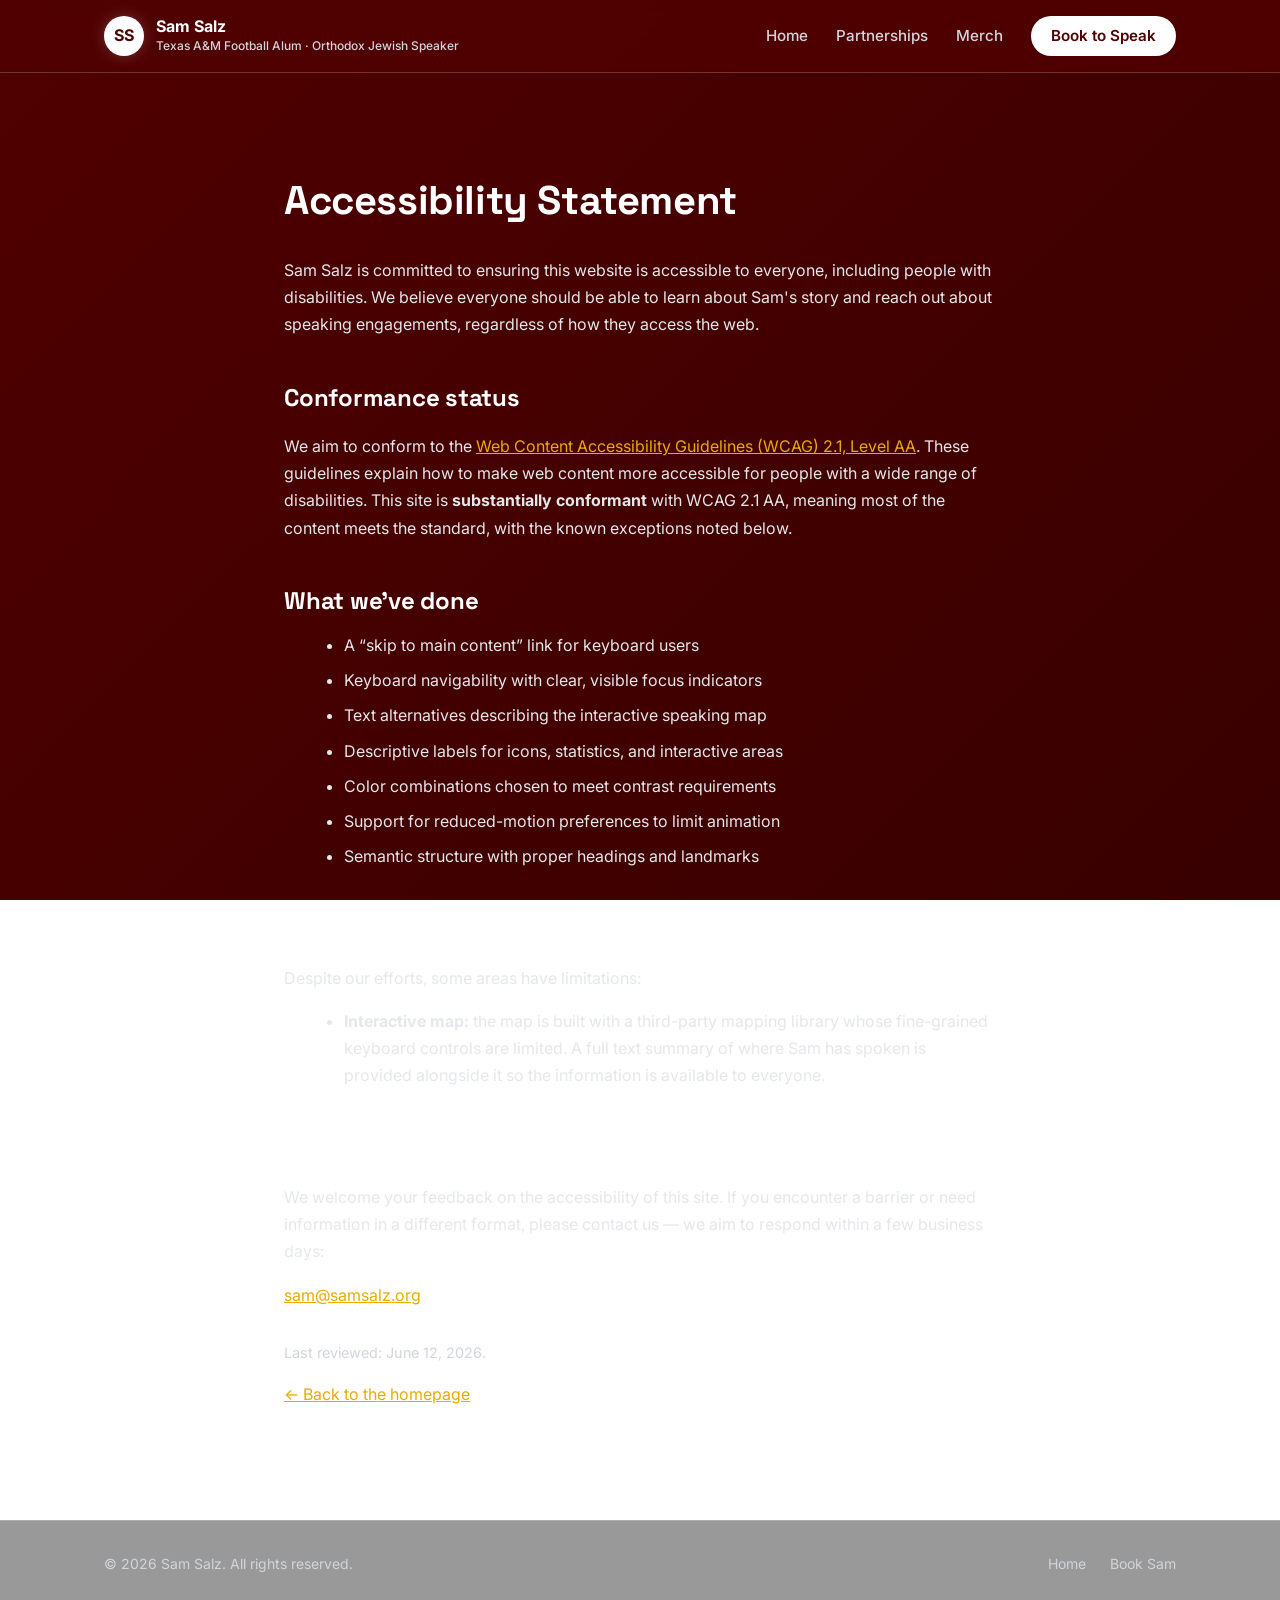
<file: accessibility.html>
<!DOCTYPE html>
<html lang="en">
  <head>
    <meta charset="UTF-8" />
    <meta name="viewport" content="width=device-width, initial-scale=1" />
    <title>Accessibility Statement | Sam Salz</title>
    <meta
      name="description"
      content="Accessibility statement for samsalz.org — our commitment to making the site usable for everyone, conformance status, known limitations, and how to report issues."
    />
    <link rel="preconnect" href="https://fonts.googleapis.com" />
    <link rel="preconnect" href="https://fonts.gstatic.com" crossorigin />
    <link
      href="https://fonts.googleapis.com/css2?family=Space+Grotesk:wght@400;500;600;700&family=Inter:wght@300;400;500;600;700&display=swap"
      rel="stylesheet"
    />
    <link rel="stylesheet" href="styles.css" />
  </head>
  <body>
    <a class="skip-link" href="#main-content">Skip to main content</a>
    <header class="site-header">
      <div class="container header-inner">
        <a class="brand" href="index.html" aria-label="Sam Salz — back to home">
          <div class="brand-logo" aria-hidden="true">SS</div>
          <div class="brand-text">
            <span class="brand-name">Sam Salz</span>
            <span class="brand-tagline">Texas A&amp;M Football Alum · Orthodox Jewish Speaker</span>
          </div>
        </a>
        <nav class="nav" aria-label="Primary">
          <a href="index.html">Home</a>
          <a href="partnerships.html">Partnerships</a>
          <a href="https://samsalz39.com/" target="_blank" rel="noopener noreferrer">Merch</a>
          <a href="mailto:bookings@samsalz.org?subject=Speaking%20Inquiry&body=Organization%3A%0D%0AEvent%20date%3A%0D%0ALocation%3A%0D%0AAudience%20%2F%20group%20size%3A%0D%0ADetails%3A%0D%0A" class="nav-cta">Book to Speak</a>
        </nav>
      </div>
    </header>

    <main id="main-content" tabindex="-1">
      <section class="section">
        <div class="container legal-content">
          <h1>Accessibility Statement</h1>
          <p>
            Sam Salz is committed to ensuring this website is accessible to everyone, including
            people with disabilities. We believe everyone should be able to learn about Sam's
            story and reach out about speaking engagements, regardless of how they access the web.
          </p>

          <h2>Conformance status</h2>
          <p>
            We aim to conform to the
            <a href="https://www.w3.org/WAI/WCAG21/quickref/" target="_blank" rel="noopener noreferrer">
              Web Content Accessibility Guidelines (WCAG) 2.1, Level AA</a>.
            These guidelines explain how to make web content more accessible for people with a wide
            range of disabilities. This site is <strong>substantially conformant</strong> with WCAG
            2.1 AA, meaning most of the content meets the standard, with the known exceptions noted
            below.
          </p>

          <h2>What we've done</h2>
          <ul>
            <li>A “skip to main content” link for keyboard users</li>
            <li>Keyboard navigability with clear, visible focus indicators</li>
            <li>Text alternatives describing the interactive speaking map</li>
            <li>Descriptive labels for icons, statistics, and interactive areas</li>
            <li>Color combinations chosen to meet contrast requirements</li>
            <li>Support for reduced-motion preferences to limit animation</li>
            <li>Semantic structure with proper headings and landmarks</li>
          </ul>

          <h2>Known limitations</h2>
          <p>Despite our efforts, some areas have limitations:</p>
          <ul>
            <li>
              <strong>Interactive map:</strong> the map is built with a third-party mapping library
              whose fine-grained keyboard controls are limited. A full text summary of where Sam has
              spoken is provided alongside it so the information is available to everyone.
            </li>
          </ul>

          <h2>Feedback &amp; contact</h2>
          <p>
            We welcome your feedback on the accessibility of this site. If you encounter a barrier or
            need information in a different format, please contact us — we aim to respond within a few
            business days:
          </p>
          <p>
            <a href="mailto:sam@samsalz.org?subject=Website%20Accessibility">sam@samsalz.org</a>
          </p>

          <p class="legal-meta">Last reviewed: June 12, 2026.</p>

          <p><a href="index.html">&larr; Back to the homepage</a></p>
        </div>
      </section>
    </main>

    <footer class="site-footer">
      <div class="container footer-inner">
        <div class="footer-left">
          <span>&copy; <span id="current-year">2026</span> Sam Salz. All rights reserved.</span>
        </div>
        <div class="footer-right">
          <a href="index.html">Home</a>
          <a href="index.html#booking">Book Sam</a>
        </div>
      </div>
    </footer>

    <script src="script.js"></script>
  </body>
</html>
</file>
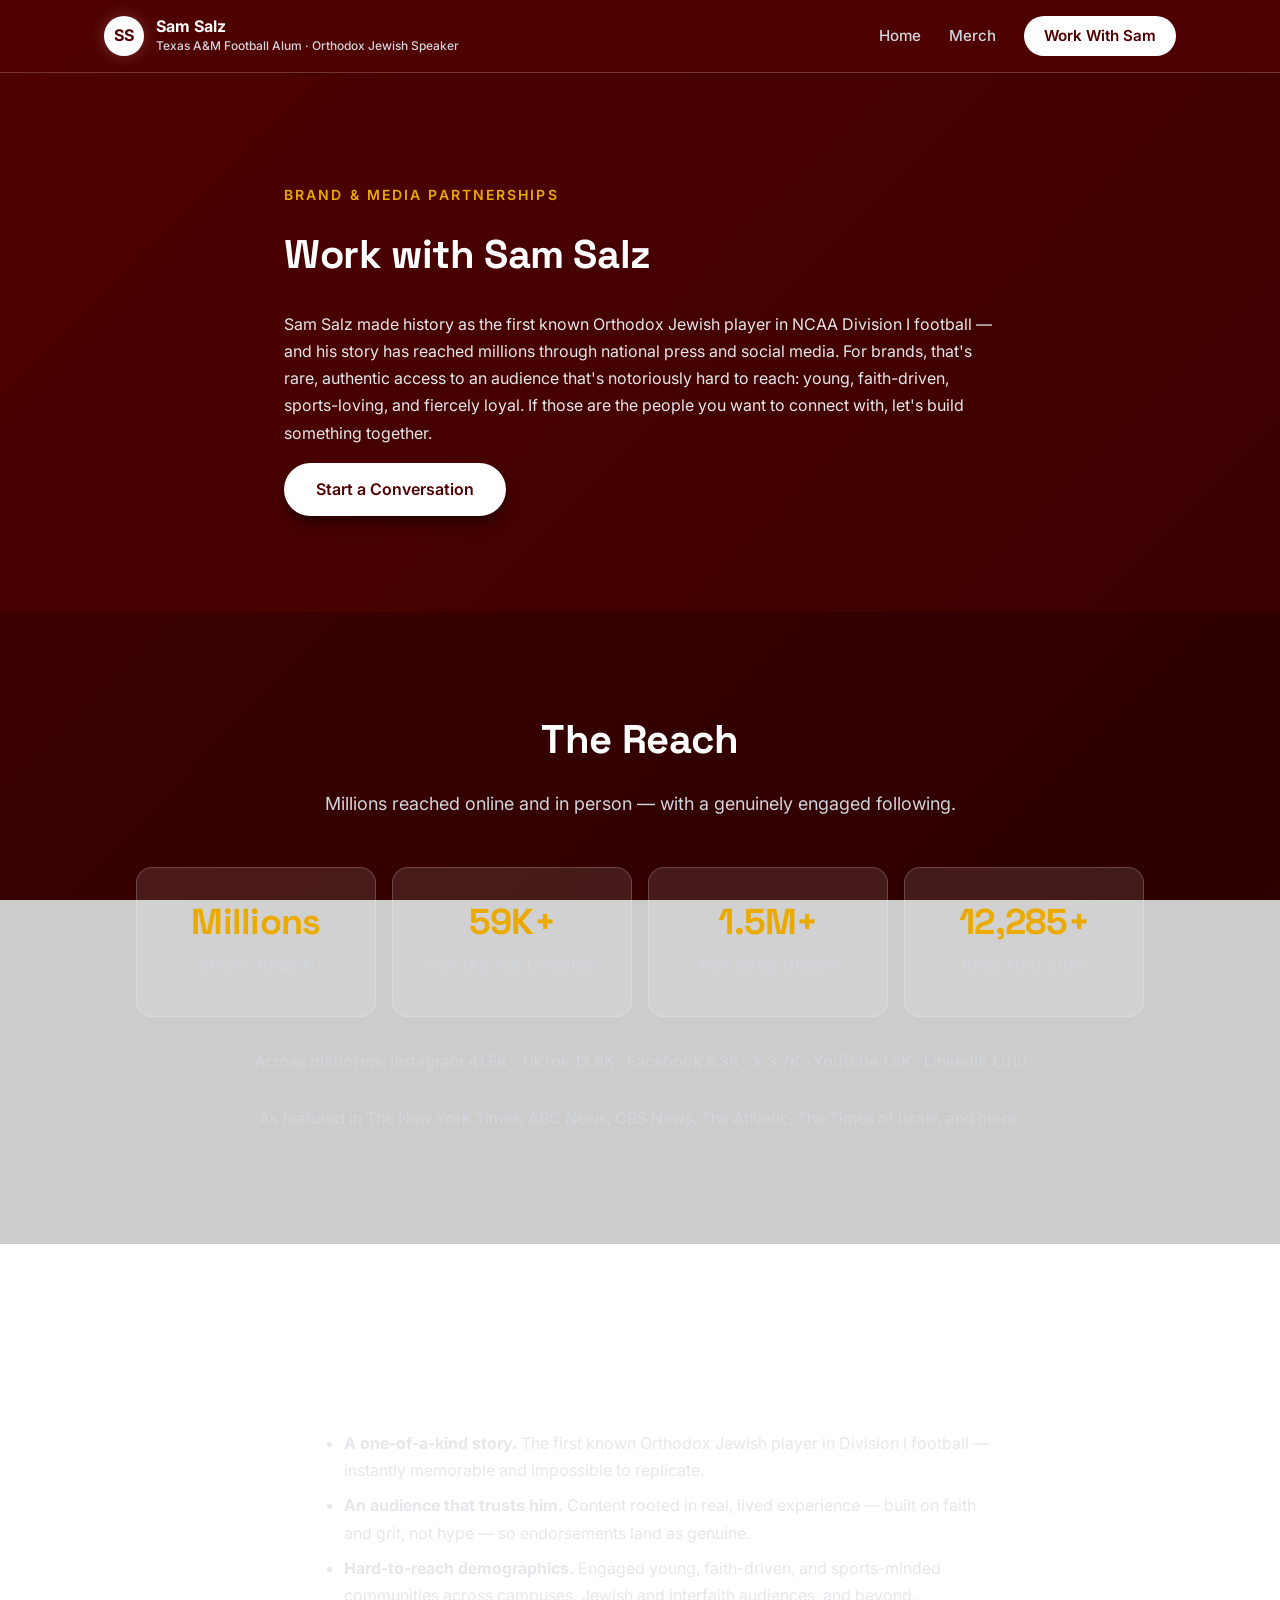
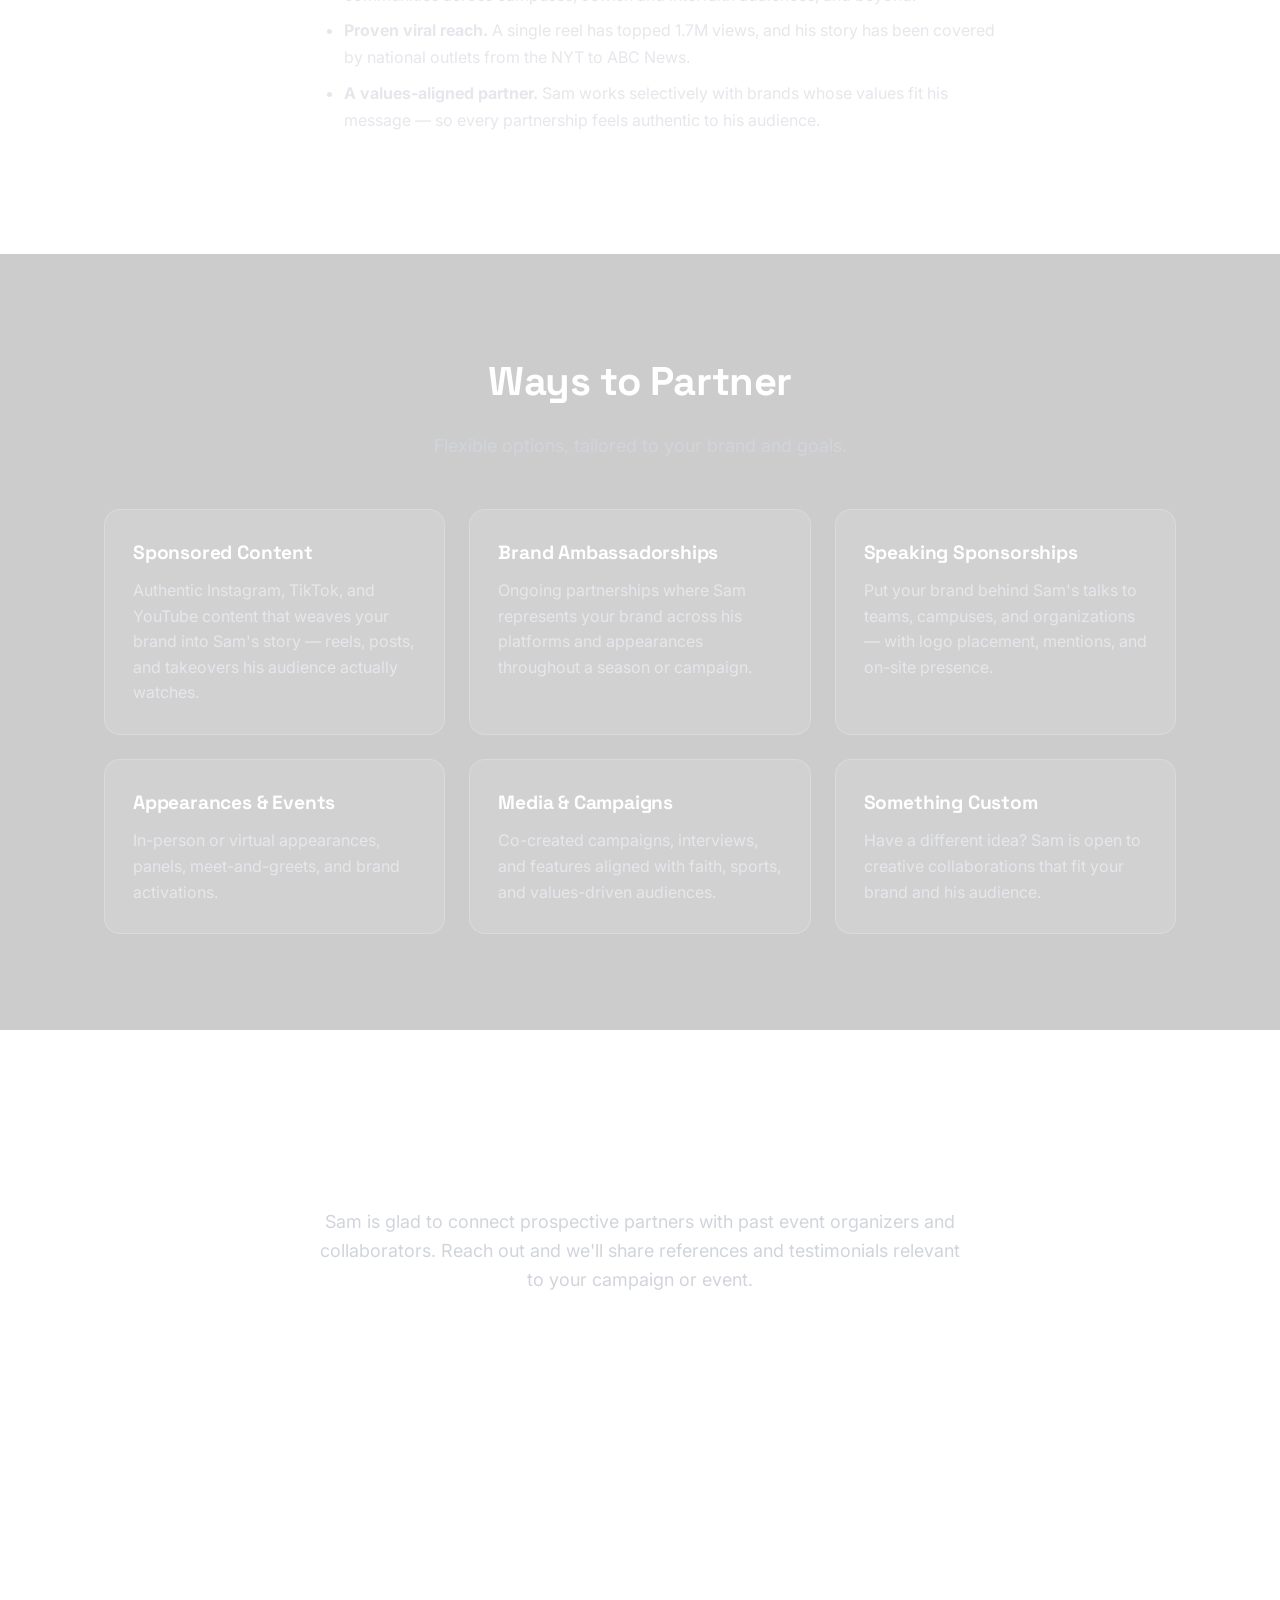
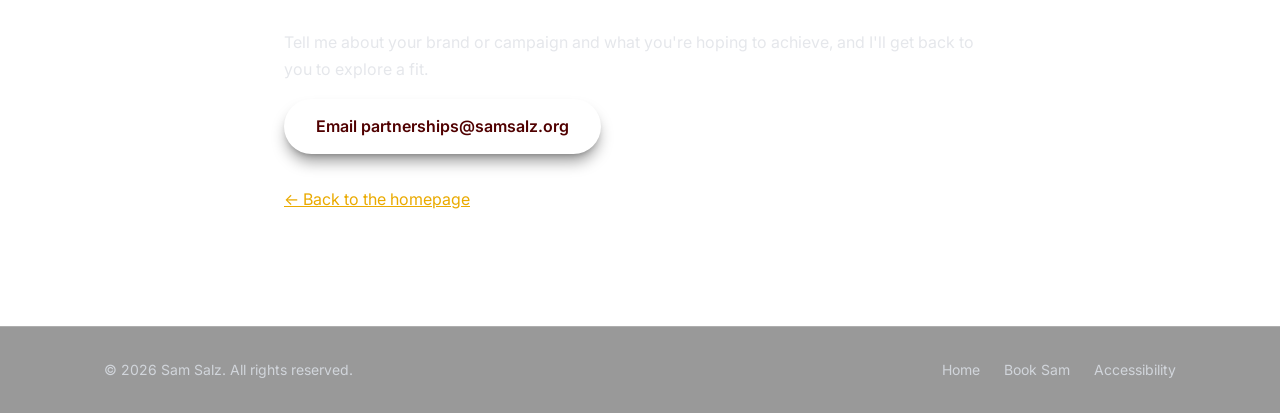
<file: partnerships.html>
<!DOCTYPE html>
<html lang="en">
  <head>
    <meta charset="UTF-8" />
    <meta name="viewport" content="width=device-width, initial-scale=1" />
    <title>Partnerships | Sam Salz</title>
    <meta
      name="description"
      content="Partner with Sam Salz — the first known Orthodox Jewish player in NCAA Division I football. Brand sponsorships, ambassadorships, and sponsored content reaching an engaged, values-driven audience of millions."
    />
    <link rel="preconnect" href="https://fonts.googleapis.com" />
    <link rel="preconnect" href="https://fonts.gstatic.com" crossorigin />
    <link
      href="https://fonts.googleapis.com/css2?family=Space+Grotesk:wght@400;500;600;700&family=Inter:wght@300;400;500;600;700&display=swap"
      rel="stylesheet"
    />
    <link rel="stylesheet" href="styles.css" />
  </head>
  <body>
    <a class="skip-link" href="#main-content">Skip to main content</a>
    <header class="site-header">
      <div class="container header-inner">
        <a class="brand" href="index.html" aria-label="Sam Salz — back to home">
          <div class="brand-logo" aria-hidden="true">SS</div>
          <div class="brand-text">
            <span class="brand-name">Sam Salz</span>
            <span class="brand-tagline">Texas A&amp;M Football Alum · Orthodox Jewish Speaker</span>
          </div>
        </a>
        <nav class="nav" aria-label="Primary">
          <a href="index.html">Home</a>
          <a href="https://samsalz39.com/" target="_blank" rel="noopener noreferrer">Merch</a>
          <a href="#partner-contact" class="nav-cta">Work With Sam</a>
        </nav>
      </div>
    </header>

    <main id="main-content" tabindex="-1">
      <!-- Hero -->
      <section class="section" data-reveal>
        <div class="container legal-content">
          <p class="hero-kicker">Brand &amp; Media Partnerships</p>
          <h1>Work with Sam Salz</h1>
          <p>
            Sam Salz made history as the first known Orthodox Jewish player in NCAA Division I
            football &mdash; and his story has reached millions through national press and social
            media. For brands, that's rare, authentic access to an audience that's notoriously hard
            to reach: young, faith-driven, sports-loving, and fiercely loyal. If those are the people
            you want to connect with, let's build something together.
          </p>
          <div class="hero-actions">
            <a href="#partner-contact" class="btn btn-primary">Start a Conversation</a>
          </div>
        </div>
      </section>

      <!-- By the Numbers -->
      <section class="section section-alt" data-reveal>
        <div class="container">
          <div class="section-header">
            <h2>The Reach</h2>
            <p>Millions reached online and in person &mdash; with a genuinely engaged following.</p>
          </div>
          <div class="stats-grid stats-grid--center">
            <div class="stat-block">
              <span class="stat-value">Millions</span>
              <span class="stat-caption">Story Reach</span>
            </div>
            <div class="stat-block">
              <span class="stat-value" data-target="67000" data-suffix="+" data-format="compact" aria-label="67,000 plus">0</span>
              <span class="stat-caption">Social Following</span>
            </div>
            <div class="stat-block">
              <span class="stat-value" data-target="1700000" data-suffix="+" data-format="compact" aria-label="1.7 million plus">0</span>
              <span class="stat-caption">Top Reel Views</span>
            </div>
            <div class="stat-block">
              <span class="stat-value" data-target="14000" data-suffix="+" aria-label="14,000 plus">0</span>
              <span class="stat-caption">Reached Live</span>
            </div>
          </div>
          <p class="platform-breakdown">
            Across platforms: Instagram 41.5K &middot; TikTok 13.6K &middot; Facebook 6.3K &middot;
            X 3.7K &middot; YouTube 1.5K &middot; LinkedIn 1,010
          </p>
          <p class="platform-breakdown">
            As featured in The New York Times, ABC News, CBS News, The Athletic, The Times of
            Israel, and more.
          </p>
        </div>
      </section>

      <!-- Why Partner -->
      <section class="section" data-reveal>
        <div class="container legal-content">
          <h2>Why brands work with Sam</h2>
          <ul>
            <li>
              <strong>A one-of-a-kind story.</strong> The first known Orthodox Jewish player in
              Division I football &mdash; instantly memorable and impossible to replicate.
            </li>
            <li>
              <strong>An audience that trusts him.</strong> Content rooted in real, lived experience
              &mdash; built on faith and grit, not hype &mdash; so endorsements land as genuine.
            </li>
            <li>
              <strong>Hard-to-reach demographics.</strong> Engaged young, faith-driven, and
              sports-minded communities across campuses, Jewish and interfaith audiences, and beyond.
            </li>
            <li>
              <strong>Proven viral reach.</strong> A single reel has topped 1.7M views, and his story
              has been covered by national outlets from the NYT to ABC News.
            </li>
            <li>
              <strong>A values-aligned partner.</strong> Sam works selectively with brands whose
              values fit his message &mdash; so every partnership feels authentic to his audience.
            </li>
          </ul>
        </div>
      </section>

      <!-- Ways to Partner -->
      <section class="section section-alt" data-reveal>
        <div class="container">
          <div class="section-header">
            <h2>Ways to Partner</h2>
            <p>Flexible options, tailored to your brand and goals.</p>
          </div>
          <div class="offer-grid">
            <div class="offer-card">
              <h3>Sponsored Content</h3>
              <p>
                Authentic Instagram, TikTok, and YouTube content that weaves your brand into Sam's
                story &mdash; reels, posts, and takeovers his audience actually watches.
              </p>
            </div>
            <div class="offer-card">
              <h3>Brand Ambassadorships</h3>
              <p>
                Ongoing partnerships where Sam represents your brand across his platforms and
                appearances throughout a season or campaign.
              </p>
            </div>
            <div class="offer-card">
              <h3>Speaking Sponsorships</h3>
              <p>
                Put your brand behind Sam's talks to teams, campuses, and organizations &mdash; with
                logo placement, mentions, and on-site presence.
              </p>
            </div>
            <div class="offer-card">
              <h3>Appearances &amp; Events</h3>
              <p>In-person or virtual appearances, panels, meet-and-greets, and brand activations.</p>
            </div>
            <div class="offer-card">
              <h3>Media &amp; Campaigns</h3>
              <p>
                Co-created campaigns, interviews, and features aligned with faith, sports, and
                values-driven audiences.
              </p>
            </div>
            <div class="offer-card">
              <h3>Something Custom</h3>
              <p>
                Have a different idea? Sam is open to creative collaborations that fit your brand and
                his audience.
              </p>
            </div>
          </div>
        </div>
      </section>

      <!-- Testimonials -->
      <section id="testimonials" class="section" data-reveal>
        <div class="container">
          <div class="section-header">
            <h2>References &amp; Testimonials</h2>
            <p>
              Sam is glad to connect prospective partners with past event organizers and
              collaborators. Reach out and we'll share references and testimonials relevant to your
              campaign or event.
            </p>
          </div>
          <!-- Real testimonial cards go here once provided (reuses .testimonials-grid styling). -->
        </div>
      </section>

      <!-- Contact CTA -->
      <section id="partner-contact" class="section" data-reveal>
        <div class="container legal-content">
          <h2>Let's work together</h2>
          <p>
            Tell me about your brand or campaign and what you're hoping to achieve, and I'll get back
            to you to explore a fit.
          </p>
          <p>
            <a class="btn btn-primary" href="mailto:partnerships@samsalz.org?subject=Brand%20Partnership">Email partnerships@samsalz.org</a>
          </p>
          <p style="margin-top:2rem;"><a href="index.html">&larr; Back to the homepage</a></p>
        </div>
      </section>
    </main>

    <footer class="site-footer">
      <div class="container footer-inner">
        <div class="footer-left">
          <span>&copy; <span id="current-year">2026</span> Sam Salz. All rights reserved.</span>
        </div>
        <div class="footer-right">
          <a href="index.html">Home</a>
          <a href="index.html#booking">Book Sam</a>
          <a href="accessibility.html">Accessibility</a>
        </div>
      </div>
    </footer>

    <script src="script.js"></script>
  </body>
</html>
</file>
<file: styles.css>
:root {
  /* Brand Colors */
  --color-primary: #FFFFFF;
  /* White for primary actions on red bg */
  --color-primary-text: #500000;
  /* Maroon text for primary buttons */

  --color-bg-body: #500000;
  /* Texas A&M Maroon Background */
  --color-bg-gradient-start: #500000;
  --color-bg-gradient-end: #380000;
  /* Darker Maroon for depth */

  --color-bg-card: rgba(255, 255, 255, 0.1);
  /* Glassmorphism */
  --color-bg-card-hover: rgba(255, 255, 255, 0.15);

  --color-text-main: #FFFFFF;
  --color-text-body: #E5E7EB;
  /* Gray 200 */
  --color-text-muted: #D1D5DB;
  /* Gray 300 */

  --color-border: rgba(255, 255, 255, 0.2);
  --color-accent: #EAAA00;
  /* Aggie Gold - specific highlights only */

  /* UI Elements */
  --radius-sm: 0.5rem;
  --radius-md: 0.75rem;
  --radius-lg: 1rem;
  --radius-full: 9999px;

  --shadow-sm: 0 1px 2px 0 rgb(0 0 0 / 0.2);
  --shadow-md: 0 4px 6px -1px rgb(0 0 0 / 0.3), 0 2px 4px -2px rgb(0 0 0 / 0.3);
  --shadow-lg: 0 10px 15px -3px rgb(0 0 0 / 0.4), 0 4px 6px -4px rgb(0 0 0 / 0.3);
  --shadow-xl: 0 20px 25px -5px rgb(0 0 0 / 0.5), 0 8px 10px -6px rgb(0 0 0 / 0.4);
}

*,
*::before,
*::after {
  box-sizing: border-box;
}

html {
  scroll-behavior: smooth;
}

body {
  margin: 0;
  font-family: 'Inter', system-ui, -apple-system, BlinkMacSystemFont, 'Segoe UI', sans-serif;
  color: var(--color-text-body);
  background: linear-gradient(135deg, var(--color-bg-gradient-start), var(--color-bg-gradient-end));
  background-attachment: fixed;
  /* Parallax-like fix */
  line-height: 1.6;
  min-height: 100vh;
}

img {
  max-width: 100%;
  display: block;
}

a {
  color: inherit;
  text-decoration: none;
  transition: color 0.2s ease;
}

h1,
h2,
h3,
h4,
h5,
h6 {
  color: var(--color-text-main);
  font-family: 'Space Grotesk', system-ui, -apple-system, BlinkMacSystemFont, 'Segoe UI', sans-serif;
  margin-top: 0;
  letter-spacing: -0.01em;
}

.container {
  max-width: 1120px;
  margin: 0 auto;
  padding: 0 1.5rem;
}

.section {
  padding: 6rem 0;
}

.section-alt {
  background-color: rgba(0, 0, 0, 0.2);
  /* Darken slightly */
}

.section-header {
  max-width: 640px;
  margin: 0 auto 3rem;
  text-align: center;
}

.section-header h2 {
  font-size: 2.5rem;
  margin-bottom: 0.75rem;
  font-weight: 700;
}

.section-header p {
  font-size: 1.125rem;
  color: var(--color-text-muted);
}

/* Header */
.site-header {
  position: sticky;
  top: 0;
  z-index: 50;
  background-color: rgba(80, 0, 0, 0.85);
  /* Transparent Maroon */
  backdrop-filter: blur(12px);
  border-bottom: 1px solid var(--color-border);
}

.header-inner {
  display: flex;
  align-items: center;
  justify-content: space-between;
  height: 4.5rem;
}

.brand {
  display: flex;
  align-items: center;
  gap: 0.75rem;
}

.brand-logo {
  width: 40px;
  height: 40px;
  border-radius: var(--radius-full);
  background: white;
  color: var(--color-bg-body);
  /* Inverted logo */
  display: flex;
  align-items: center;
  justify-content: center;
  font-weight: 700;
  font-size: 1rem;
  box-shadow: 0 0 15px rgba(255, 255, 255, 0.2);
}

.brand-text {
  display: flex;
  flex-direction: column;
}

.brand-name {
  font-weight: 700;
  font-size: 1rem;
  color: white;
  line-height: 1.2;
}

.brand-tagline {
  font-size: 0.75rem;
  color: var(--color-text-muted);
  font-weight: 500;
}

.nav {
  display: flex;
  flex-wrap: wrap;
  gap: 1.25rem 1.75rem;
  align-items: center;
  justify-content: flex-end;
  font-weight: 500;
  font-size: 0.95rem;
}

.nav a {
  color: var(--color-text-muted);
}

.nav a:hover {
  color: white;
}

.nav-cta {
  background-color: white;
  color: var(--color-bg-body) !important;
  /* Maroon text */
  padding: 0.5rem 1.25rem;
  border-radius: var(--radius-full);
  transition: all 0.2s ease;
  font-weight: 600;
}

.nav-cta:hover {
  background-color: #f3f4f6;
  transform: translateY(-1px);
  box-shadow: 0 4px 12px rgba(0, 0, 0, 0.3);
}

/* Hero */
.hero {
  padding: 8rem 0 6rem;
  position: relative;
  overflow: hidden;
}

/* Texture overlay for the maroon background */
.hero::before {
  content: '';
  position: absolute;
  inset: 0;
  background-image: url("data:image/svg+xml,%3Csvg width='60' height='60' viewBox='0 0 60 60' xmlns='http://www.w3.org/2000/svg'%3E%3Cg fill='none' fill-rule='evenodd'%3E%3Cg fill='%23ffffff' fill-opacity='0.03'%3E%3Cpath d='M36 34v-4h-2v4h-4v2h4v4h2v-4h4v-2h-4zm0-30V0h-2v4h-4v2h4v4h2V6h4V4h-4zM6 34v-4H4v4H0v2h4v4h2v-4h4v-2H6zM6 4V0H4v4H0v2h4v4h2V6h4V4H6z'/%3E%3C/g%3E%3C/g%3E%3C/svg%3E");
  z-index: 0;
}

.hero-content {
  display: grid;
  grid-template-columns: 1.2fr 1fr;
  gap: 4rem;
  align-items: center;
  position: relative;
  z-index: 1;
}

.hero-kicker {
  font-size: 0.875rem;
  text-transform: uppercase;
  letter-spacing: 0.15em;
  color: var(--color-accent);
  /* Gold Kicker */
  font-weight: 600;
  margin-bottom: 1rem;
}

.hero-text h1 {
  font-size: clamp(3rem, 5vw, 4.5rem);
  line-height: 1.05;
  font-weight: 800;
  letter-spacing: -0.03em;
  margin-bottom: 1.5rem;
  color: white;
  text-shadow: 0 4px 10px rgba(0, 0, 0, 0.3);
}

.hero-text p {
  font-size: 1.125rem;
  color: var(--color-text-muted);
  max-width: 36ch;
  margin-bottom: 2.5rem;
  border-left: 1px solid rgba(255, 255, 255, 0.3);
  padding-left: 1.5rem;
}

.hero-actions {
  display: flex;
  gap: 1rem;
}

.btn {
  display: inline-flex;
  align-items: center;
  justify-content: center;
  padding: 0.875rem 2rem;
  border-radius: var(--radius-full);
  font-weight: 600;
  font-size: 1rem;
  cursor: pointer;
  transition: all 0.2s ease;
}

.btn-primary {
  background-color: white;
  color: var(--color-primary-text);
  border: none;
  box-shadow: var(--shadow-lg);
}

.btn-primary:hover {
  background-color: #f3f4f6;
  transform: translateY(-2px);
  box-shadow: var(--shadow-xl);
}

.hero-card-inner {
  position: relative;
}

.hero-photo-frame {
  position: relative;
  aspect-ratio: 1 / 1;
  background: rgba(0, 0, 0, 0.4);
  margin: 0;
  border-radius: var(--radius-lg);
  overflow: hidden;
  box-shadow: var(--shadow-xl);
  transition: border-color 0.3s ease;
  border: 4px solid rgba(255, 255, 255, 0.1);
}

.hero-photo-frame:hover {
  border-color: rgba(255, 255, 255, 0.3);
}

.hero-photo {
  width: 100%;
  height: auto;
  display: block;
}

.hero-photo-tag {
  position: absolute;
  bottom: 1.5rem;
  left: 1.5rem;
  background-color: rgba(0, 0, 0, 0.8);
  padding: 0.5rem 1rem;
  border-radius: var(--radius-full);
  font-size: 0.75rem;
  font-weight: 600;
  color: white;
  border: 1px solid rgba(255, 255, 255, 0.2);
  backdrop-filter: blur(4px);
}

.hero-quote {
  margin-top: 2rem;
  font-style: italic;
  font-size: 1.125rem;
  color: white;
  opacity: 0.9;
  text-align: right;
}

/* About Section */
.two-column {
  display: grid;
  grid-template-columns: 1fr 1fr;
  gap: 4rem;
  align-items: center;
}

.about-highlights {
  display: grid;
  gap: 1.5rem;
}

.highlight-card {
  background-color: var(--color-bg-card);
  padding: 1.5rem;
  border-radius: var(--radius-md);
  border: 1px solid var(--color-border);
  backdrop-filter: blur(10px);
}

.highlight-card h3 {
  font-size: 1.1rem;
  margin-bottom: 0.75rem;
  color: white;
  border-bottom: 1px solid rgba(255, 255, 255, 0.1);
  padding-bottom: 0.5rem;
  display: inline-block;
}

.highlight-card ul {
  margin: 0;
  padding-left: 1.25rem;
  color: var(--color-text-body);
}

.highlight-card li+li {
  margin-top: 0.5rem;
}

/* Map Section */
#map-container {
  width: 100%;
  height: 500px;
  background-color: rgba(0, 0, 0, 0.3);
  border-radius: var(--radius-lg);
  overflow: hidden;
  box-shadow: var(--shadow-xl);
  border: 1px solid var(--color-border);
}

#map {
  width: 100%;
  height: 100%;
  border-radius: var(--radius-lg);
  z-index: 10;
}

/* No external tiles — solid dark backdrop so the colored regions pop. */
.leaflet-container {
  background: #111827;
}

.map-tooltip {
  background: #1f2937;
  border: 1px solid #374151;
  color: white;
  font-family: 'Inter', sans-serif;
  font-size: 0.85rem;
  padding: 0.5rem 0.75rem;
  border-radius: 0.25rem;
  box-shadow: var(--shadow-md);
}

.map-tooltip::before {
  border-top-color: #1f2937;
}

/* Social Section */
.section-social {
  background: rgba(0, 0, 0, 0.1);
  padding: 6rem 0;
  border-top: 1px solid var(--color-border);
  border-bottom: 1px solid var(--color-border);
}

.social-header {
  text-align: center;
  margin-bottom: 4rem;
}

.follower-stat {
  display: flex;
  flex-direction: column;
  align-items: center;
  margin-bottom: 1.5rem;
}

.stat-number {
  font-size: 4rem;
  font-weight: 800;
  line-height: 1;
  color: white;
  font-family: 'Space Grotesk', sans-serif;
  text-shadow: 0 4px 15px rgba(234, 170, 0, 0.4);
  /* Glow Effect */
}

.stat-label {
  text-transform: uppercase;
  letter-spacing: 0.15em;
  font-size: 0.75rem;
  font-weight: 600;
  color: var(--color-accent);
  margin-top: 0.5rem;
}

.social-grid {
  display: flex;
  justify-content: center;
  flex-wrap: wrap;
  gap: 2rem;
}

.social-card {
  display: flex;
  align-items: center;
  gap: 1rem;
  padding: 1rem;
  background: var(--color-bg-card);
  border: 1px solid var(--color-border);
  border-radius: var(--radius-lg);
  min-width: 240px;
  transition: all 0.2s ease;
  text-decoration: none;
  backdrop-filter: blur(5px);
}

.social-card:hover {
  background: var(--color-bg-card-hover);
  border-color: rgba(255, 255, 255, 0.4);
  transform: translateY(-3px);
  box-shadow: var(--shadow-md);
}

.social-icon-box {
  width: 48px;
  height: 48px;
  border-radius: var(--radius-md);
  display: flex;
  align-items: center;
  justify-content: center;
  color: white;
}

.social-icon-box svg {
  width: 24px;
  height: 24px;
  fill: currentColor;
}

.social-card.instagram .social-icon-box {
  background: linear-gradient(45deg, #f09433, #e6683c, #dc2743, #cc2366, #bc1888);
}

.social-card.youtube .social-icon-box {
  background: #ff0000;
}

.social-card.tiktok .social-icon-box {
  background: #000000;
  border: 1px solid #333;
}

.social-card.x .social-icon-box {
  background: #000000;
  border: 1px solid #333;
}

.social-card.linkedin .social-icon-box {
  background: #0077b5;
}

.social-card.facebook .social-icon-box {
  background: #1877F2;
}

/* Impact Stats Counter */
.stats-grid {
  display: grid;
  grid-template-columns: repeat(5, 1fr);
  gap: 1rem;
}

.stat-block {
  background: var(--color-bg-card);
  border: 1px solid var(--color-border);
  border-radius: var(--radius-lg);
  padding: 2.25rem 1rem;
  text-align: center;
  transition: background 0.2s ease, transform 0.2s ease;
}

.stat-block:hover {
  background: var(--color-bg-card-hover);
  transform: translateY(-4px);
}

.stat-value {
  display: block;
  font-family: 'Space Grotesk', system-ui, -apple-system, sans-serif;
  font-size: 2.25rem;
  font-weight: 700;
  line-height: 1.05;
  color: var(--color-accent);
  letter-spacing: -0.02em;
}

.stat-caption {
  display: block;
  margin-top: 0.75rem;
  font-size: 1rem;
  font-weight: 500;
  text-transform: uppercase;
  letter-spacing: 0.05em;
  color: var(--color-text-muted);
}

@media (max-width: 1100px) {
  .stats-grid {
    grid-template-columns: repeat(3, 1fr);
  }

  .stat-value {
    font-size: 2.75rem;
  }
}

@media (max-width: 620px) {
  .stats-grid {
    grid-template-columns: repeat(2, 1fr);
  }
}

@media (max-width: 400px) {
  .stats-grid {
    grid-template-columns: 1fr;
  }
}

/* Centered metric layout (partnerships "Reach") */
.stats-grid.stats-grid--center {
  display: flex;
  flex-wrap: wrap;
  justify-content: center;
  gap: 1rem;
}

.stats-grid.stats-grid--center .stat-block {
  flex: 0 1 240px;
}

.platform-name {
  display: block;
  font-weight: 600;
  color: white;
}

.follower-count {
  font-size: 0.875rem;
  color: var(--color-text-muted);
}

/* Booking Section */
.booking-section {
  background: rgba(0, 0, 0, 0.2);
}

.booking-grid {
  display: grid;
  grid-template-columns: 1fr 1fr;
  gap: 4rem;
}

.booking-notes {
  margin-top: 2rem;
  background-color: rgba(0, 0, 0, 0.4);
  padding: 2rem;
  border-radius: var(--radius-lg);
  border: 1px solid var(--color-border);
}

.booking-notes h3 {
  font-size: 1.25rem;
  margin-bottom: 1rem;
  color: white;
}

.booking-notes ul {
  padding-left: 1.25rem;
  color: var(--color-text-muted);
}

.partnership-box {
  margin-top: 1.5rem;
  padding: 1.5rem;
  background-color: rgba(255, 255, 255, 0.05) !important;
  border-radius: var(--radius-lg);
  border: 1px solid var(--color-border) !important;
}

.partnership-box h3 {
  color: white !important;
  margin-top: 0;
}

.partnership-box p {
  color: var(--color-text-muted) !important;
}

.partnership-box a {
  color: var(--color-accent) !important;
  font-weight: 600;
  text-decoration: underline;
}

/* Footer */
.site-footer {
  background-color: rgba(0, 0, 0, 0.4);
  border-top: 1px solid var(--color-border);
  padding: 2rem 0;
  font-size: 0.875rem;
  color: var(--color-text-muted);
}

.footer-inner {
  display: flex;
  justify-content: space-between;
  align-items: center;
}

.footer-right {
  display: flex;
  gap: 1.5rem;
}

.footer-right a:hover {
  color: white;
}

/* Animations */
.reveal {
  opacity: 0;
  transform: translateY(20px);
  transition: opacity 0.6s ease-out, transform 0.6s ease-out;
}

.reveal.visible {
  opacity: 1;
  transform: translateY(0);
}

/* Responsive */
@media (max-width: 960px) {

  .hero-content,
  .two-column,
  .booking-grid {
    grid-template-columns: 1fr;
    gap: 3rem;
  }

  .hero-content {
    flex-direction: column-reverse;
  }

  .hero-card {
    order: -1;
    max-width: 500px;
    margin: 0 auto;
  }
}

@media (max-width: 900px) {
  .header-inner {
    flex-direction: column;
    height: auto;
    padding: 1rem 1.5rem;
    gap: 1rem;
  }

  .nav {
    width: 100%;
    justify-content: center;
    flex-wrap: wrap;
    gap: 1rem;
    font-size: 0.875rem;
  }
}

@media (max-width: 768px) {
  .hero-text h1 {
    font-size: 2.5rem;
  }
}

/* Legal / statement pages (e.g. accessibility statement) */
.legal-content {
  max-width: 760px;
}

.legal-content h1 {
  font-size: 2.5rem;
  margin-bottom: 1.5rem;
}

.legal-content h2 {
  font-size: 1.5rem;
  margin-top: 2.5rem;
  margin-bottom: 0.75rem;
}

.legal-content p {
  margin-bottom: 1rem;
  line-height: 1.7;
}

.legal-content ul {
  margin: 0 0 1.5rem 1.25rem;
  line-height: 1.7;
}

.legal-content li {
  margin-bottom: 0.5rem;
}

.legal-content a {
  color: var(--color-accent);
  text-decoration: underline;
}

.legal-content a:hover {
  color: #ffffff;
}

/* Buttons inside content pages keep their own styling, not the link style */
.legal-content a.btn,
.legal-content a.btn:hover {
  color: var(--color-primary-text);
  text-decoration: none;
}

.legal-meta {
  color: var(--color-text-muted);
  font-size: 0.9rem;
  margin-top: 2rem;
}

/* Photo carousel (lives inside the hero frame) */
.carousel-slide {
  position: absolute;
  inset: 0;
  margin: 0;
  display: flex;
  align-items: center;
  justify-content: center;
  opacity: 0;
  visibility: hidden;
  transition: opacity 0.4s ease;
}

.carousel-slide.active {
  opacity: 1;
  visibility: visible;
}

.carousel-slide img {
  width: 100%;
  height: 100%;
  object-fit: cover;
}

/* Shift specific photos' crop toward the top (keep the head in frame) */
.carousel-slide img.img-pos-high {
  object-position: center 18%;
}

/* NIL photo credit — required attribution for Texas A&M uniform photos.
   Subtle bottom-right overlay; visible at all times (compliance > hover),
   small enough not to compete with the photo. Text-shadow keeps it
   legible against any backdrop (bright field, dark tunnel, studio red). */
.carousel-slide .photo-credit {
  position: absolute;
  right: 10px;
  bottom: 8px;
  margin: 0;
  font-size: 10px;
  line-height: 1.2;
  letter-spacing: 0.04em;
  color: rgba(255, 255, 255, 0.85);
  text-shadow: 0 1px 2px rgba(0, 0, 0, 0.65);
  pointer-events: none;
  user-select: none;
}

.carousel-btn {
  position: absolute;
  top: 50%;
  transform: translateY(-50%);
  width: 44px;
  height: 44px;
  border-radius: var(--radius-full);
  background: rgba(0, 0, 0, 0.5);
  color: #fff;
  border: 1px solid var(--color-border);
  font-size: 1.6rem;
  line-height: 1;
  cursor: pointer;
  display: flex;
  align-items: center;
  justify-content: center;
  transition: background 0.2s ease;
}

.carousel-btn:hover {
  background: rgba(0, 0, 0, 0.75);
}

.carousel-prev {
  left: 0.75rem;
}

.carousel-next {
  right: 0.75rem;
}

.carousel-dots {
  display: flex;
  justify-content: center;
  flex-wrap: wrap;
  gap: 0.5rem;
  margin-top: 1rem;
}

.carousel-dot {
  width: 10px;
  height: 10px;
  padding: 0;
  border: none;
  border-radius: var(--radius-full);
  background: rgba(255, 255, 255, 0.3);
  cursor: pointer;
  transition: background 0.2s ease;
}

.carousel-dot.active {
  background: var(--color-accent);
}

/* As Seen On press band */
.section-press {
  background: #f5f1e8;
  padding: 2.75rem 0;
}

.press-label {
  text-align: center;
  margin: 0 0 1.75rem;
  font-family: 'Space Grotesk', system-ui, -apple-system, sans-serif;
  font-size: 0.8rem;
  font-weight: 600;
  letter-spacing: 0.18em;
  text-transform: uppercase;
  color: #6b6258;
}

.press-logos {
  display: flex;
  flex-wrap: wrap;
  align-items: center;
  justify-content: center;
  gap: 1.5rem 2.75rem;
}

.press-logos img {
  height: 34px;
  width: auto;
  object-fit: contain;
  opacity: 0.85;
  transition: opacity 0.2s ease;
}

.press-logos img:hover {
  opacity: 1;
}

/* Scrolling "spoken for" logo marquee */
.marquee {
  overflow: hidden;
  margin-top: 1.75rem;
  -webkit-mask-image: linear-gradient(90deg, transparent, #000 8%, #000 92%, transparent);
  mask-image: linear-gradient(90deg, transparent, #000 8%, #000 92%, transparent);
}

.marquee-track {
  display: flex;
  align-items: center;
  width: max-content;
  animation: marquee-scroll 32s linear infinite;
}

.marquee:hover .marquee-track {
  animation-play-state: paused;
}

.marquee-track img {
  height: 48px;
  width: auto;
  flex: none;
  margin-right: 4rem;
  opacity: 0.9;
}

/* The square seal logo needs more height to match the wordmarks' presence */
.marquee-track img[src="place-dscu.png"] {
  height: 92px;
}

@keyframes marquee-scroll {
  from { transform: translateX(0); }
  to { transform: translateX(-50%); }
}

@media (prefers-reduced-motion: reduce) {
  .marquee {
    overflow: visible;
    -webkit-mask-image: none;
    mask-image: none;
  }

  .marquee-track {
    animation: none;
    flex-wrap: wrap;
    justify-content: center;
    width: auto;
  }

  .marquee-track img {
    margin: 0.5rem 1.5rem;
  }

  .marquee-track img[aria-hidden="true"] {
    display: none;
  }
}

/* Watch / video embeds */
.video-grid {
  display: grid;
  grid-template-columns: repeat(2, 1fr);
  gap: 2rem;
}

.video-card {
  margin: 0;
  display: flex;
  flex-direction: column;
}

.video-title {
  margin-top: 0.85rem;
  min-height: 2.7em;
  display: flex;
  align-items: center;
  justify-content: center;
  font-family: 'Space Grotesk', system-ui, -apple-system, sans-serif;
  font-weight: 600;
  font-size: 1.05rem;
  line-height: 1.3;
  color: var(--color-text-main);
  text-align: center;
}

.video-embed {
  position: relative;
  aspect-ratio: 16 / 9;
  border-radius: var(--radius-lg);
  overflow: hidden;
  border: 1px solid var(--color-border);
  box-shadow: var(--shadow-lg);
  background: #000;
}

.video-embed iframe {
  position: absolute;
  inset: 0;
  width: 100%;
  height: 100%;
  border: 0;
}

@media (max-width: 700px) {
  .video-grid {
    grid-template-columns: 1fr;
  }
}

/* Compact video grid (podcasts & interviews) — smaller thumbnail frames */
.video-grid--compact {
  grid-template-columns: repeat(auto-fit, minmax(200px, 260px));
  justify-content: center;
  gap: 1.5rem 2rem;
}

/* While the cinematic reel fills the screen, collapse the header band to just
   the "Book to Speak" button (as a white outline). */
.site-header,
.site-header .brand,
.site-header .nav a {
  transition: opacity 0.3s ease, background-color 0.3s ease, border-color 0.3s ease, color 0.2s ease;
}

.reel-active .site-header {
  background-color: transparent;
  backdrop-filter: none;
  border-bottom-color: transparent;
}

.reel-active .site-header .brand,
.reel-active .site-header .nav a:not(.nav-cta) {
  opacity: 0;
  visibility: hidden;
  pointer-events: none;
}

.reel-active .site-header .nav-cta {
  background-color: transparent;
  color: #fff !important;
  border: 1.5px solid #fff;
}

.reel-active .site-header .nav-cta:hover {
  background-color: rgba(255, 255, 255, 0.15);
}

/* Instagram reel embed — centered vertical card */
.ig-reel {
  max-width: 400px;
  margin: 0 auto;
}

.ig-reel iframe {
  width: 100%;
  height: 720px;
  border: 1px solid var(--color-border);
  border-radius: var(--radius-lg);
  background: #fff;
  box-shadow: var(--shadow-lg);
  overflow: hidden;
}

.ig-reel-cta {
  text-align: center;
  margin-top: 1.75rem;
}

/* Sizzle / promo reel — full-screen cinematic, cover-fills the viewport */
.reel-cinema {
  position: relative;
  width: 100%;
  height: 100vh;
  min-height: 460px;
  overflow: hidden;
  background: #000;
}

.reel-cinema iframe {
  position: absolute;
  top: 50%;
  left: 50%;
  transform: translate(-50%, -50%);
  width: 100vw;
  height: 56.25vw;          /* 16:9 based on width */
  min-height: 100vh;
  min-width: 177.78vh;      /* 16:9 based on height */
  border: 0;
  pointer-events: none;     /* custom controls handle interaction */
}

.reel-caption {
  position: absolute;
  left: 0;
  right: 0;
  bottom: 0;
  z-index: 2;
  padding: 4rem 1.75rem 1.75rem;
  background: linear-gradient(to top, rgba(0, 0, 0, 0.65), transparent);
  pointer-events: none;
}

.reel-caption span {
  color: #fff;
  font-family: var(--font-display, inherit);
  font-weight: 700;
  font-size: clamp(1.25rem, 3vw, 2.25rem);
  letter-spacing: 0.01em;
}

.reel-unmute {
  position: absolute;
  bottom: 1.75rem;
  right: 1.75rem;
  z-index: 3;
  display: inline-flex;
  align-items: center;
  gap: 0.4rem;
  padding: 0.6rem 1.1rem;
  border: 1px solid rgba(255, 255, 255, 0.55);
  border-radius: 999px;
  background: rgba(0, 0, 0, 0.55);
  color: #fff;
  font-size: 0.85rem;
  font-weight: 600;
  cursor: pointer;
  backdrop-filter: blur(4px);
  transition: background 0.2s ease, opacity 0.3s ease;
}

.reel-unmute:hover {
  background: rgba(0, 0, 0, 0.85);
}

.reel-unmute.is-hidden {
  opacity: 0;
  pointer-events: none;
}

@media (max-width: 600px) {
  .reel-cinema {
    height: 70vh;
  }
}

/* Ways to Partner cards */
.offer-grid {
  display: grid;
  grid-template-columns: repeat(auto-fit, minmax(260px, 1fr));
  gap: 1.5rem;
}

.offer-card {
  background: var(--color-bg-card);
  border: 1px solid var(--color-border);
  border-radius: var(--radius-lg);
  padding: 1.75rem;
}

.offer-card h3 {
  margin: 0 0 0.6rem;
  font-size: 1.2rem;
}

.offer-card p {
  margin: 0;
  color: var(--color-text-body);
  line-height: 1.6;
}

/* Testimonials & partnerships page */
.testimonials-grid {
  display: grid;
  grid-template-columns: repeat(auto-fit, minmax(280px, 1fr));
  gap: 1.5rem;
}

.testimonial-card {
  background: var(--color-bg-card);
  border: 1px solid var(--color-border);
  border-radius: var(--radius-lg);
  padding: 2rem;
  margin: 0;
}

.testimonial-card blockquote {
  margin: 0;
}

.testimonial-card blockquote p {
  font-size: 1.1rem;
  line-height: 1.6;
  color: var(--color-text-main);
  margin: 0 0 1.25rem;
}

.testimonial-author {
  color: var(--color-accent);
  font-weight: 600;
  font-size: 0.95rem;
}

.platform-breakdown {
  text-align: center;
  margin-top: 2rem;
  color: var(--color-text-muted);
  font-size: 1rem;
}

/* Email-based contact (replaced the GoHighLevel embeds) */
.booking-cta-card {
  background: rgba(255, 255, 255, 0.03);
  border: 1px solid var(--color-border);
  border-radius: var(--radius-lg);
  padding: 2rem;
  text-align: center;
}

.booking-cta-card h3 {
  margin-top: 0;
}

.booking-cta-card .btn {
  margin-top: 0.5rem;
}

.booking-cta-alt {
  margin-top: 1rem;
  font-size: 0.9rem;
  color: var(--color-text-muted);
}

.newsletter-embed {
  max-width: 520px;
  margin: 0 auto;
  text-align: center;
}

/* ---------- Accessibility ---------- */

/* Screen-reader-only content: available to assistive tech, hidden visually */
.sr-only {
  position: absolute;
  width: 1px;
  height: 1px;
  padding: 0;
  margin: -1px;
  overflow: hidden;
  clip: rect(0, 0, 0, 0);
  white-space: nowrap;
  border: 0;
}

/* Skip link: off-screen until focused via keyboard */
.skip-link {
  position: absolute;
  left: 0.75rem;
  top: -4rem;
  z-index: 1000;
  background: #ffffff;
  color: #500000;
  padding: 0.65rem 1rem;
  border-radius: var(--radius-sm);
  font-weight: 600;
  transition: top 0.2s ease;
}

.skip-link:focus {
  top: 0.75rem;
}

/* Clear, high-contrast keyboard focus indicator */
a:focus-visible,
button:focus-visible,
summary:focus-visible,
[tabindex]:focus-visible,
.social-card:focus-visible,
.btn:focus-visible,
.nav-cta:focus-visible {
  outline: 3px solid #EAAA00;
  outline-offset: 3px;
  border-radius: var(--radius-sm);
}

/* Respect users who prefer reduced motion */
@media (prefers-reduced-motion: reduce) {
  *,
  *::before,
  *::after {
    animation-duration: 0.001ms !important;
    animation-iteration-count: 1 !important;
    transition-duration: 0.001ms !important;
    scroll-behavior: auto !important;
  }

  .reveal {
    opacity: 1;
    transform: none;
  }
}
</file>
